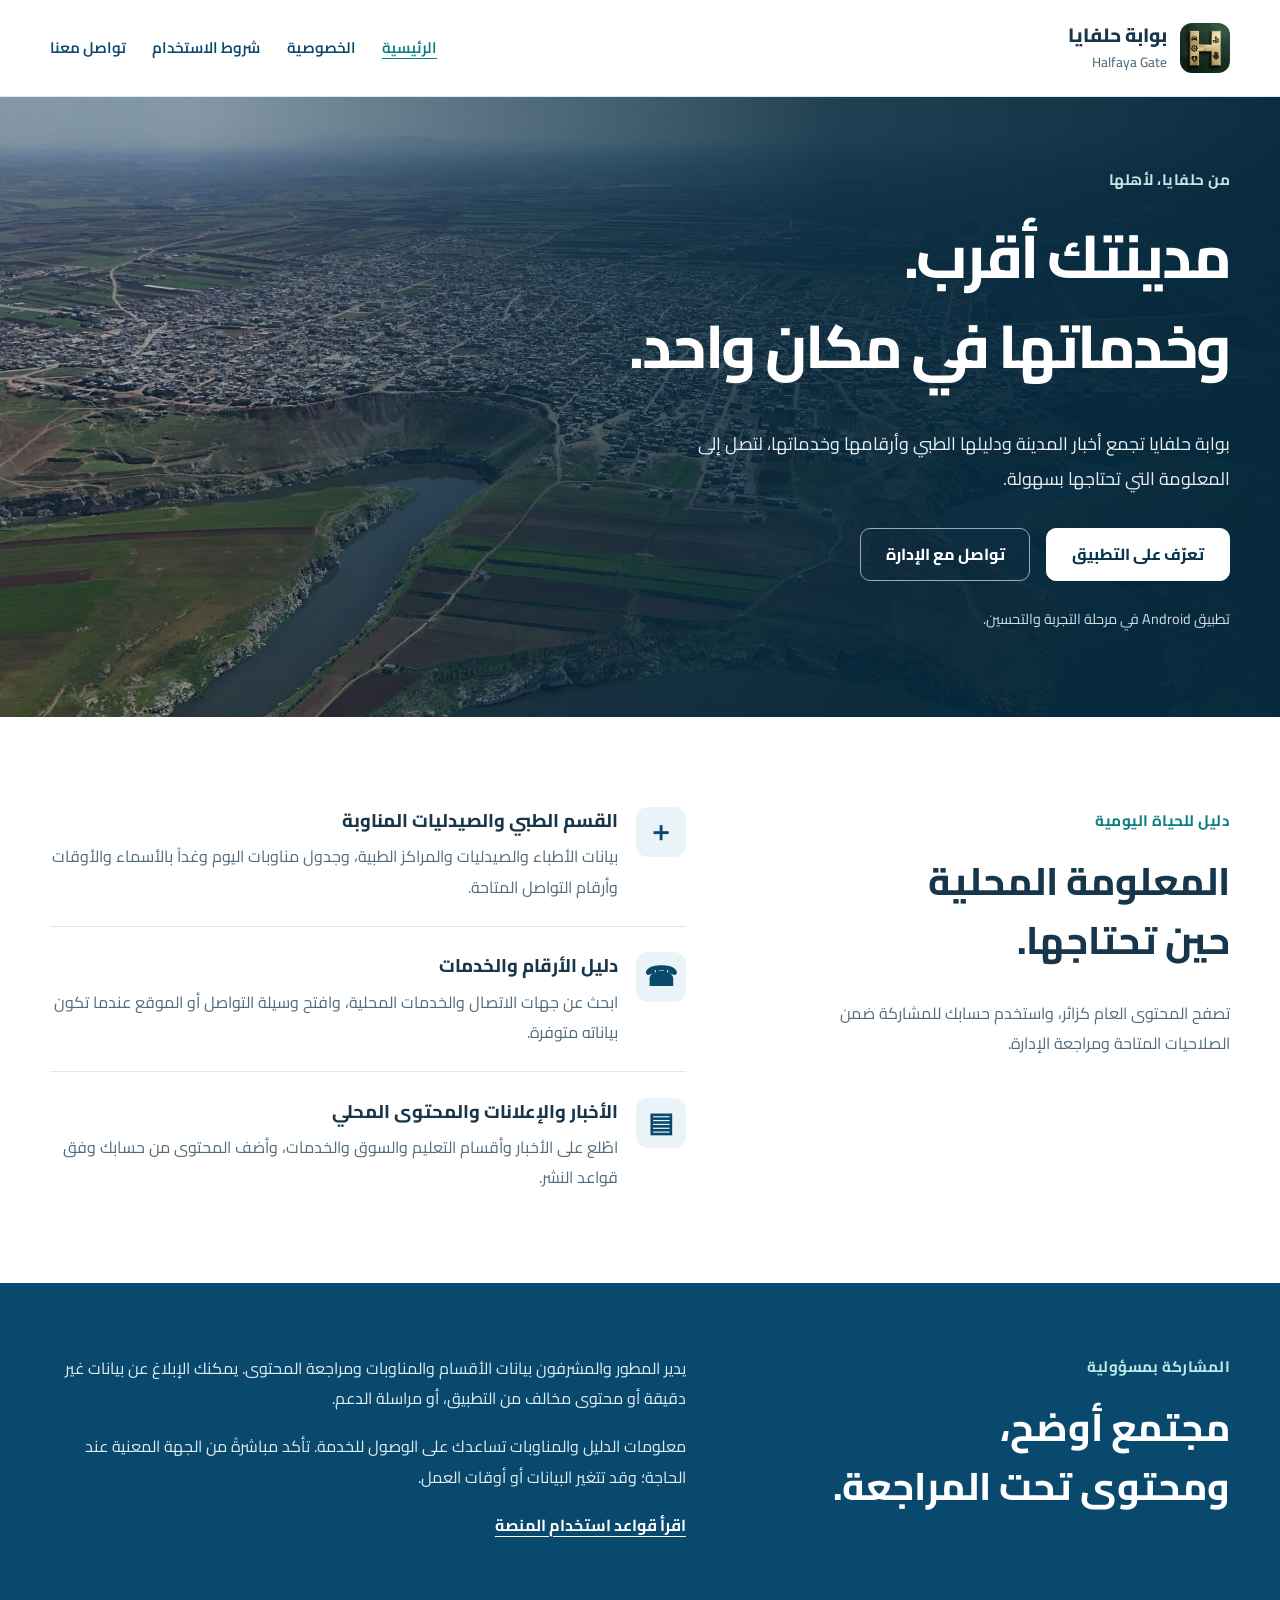
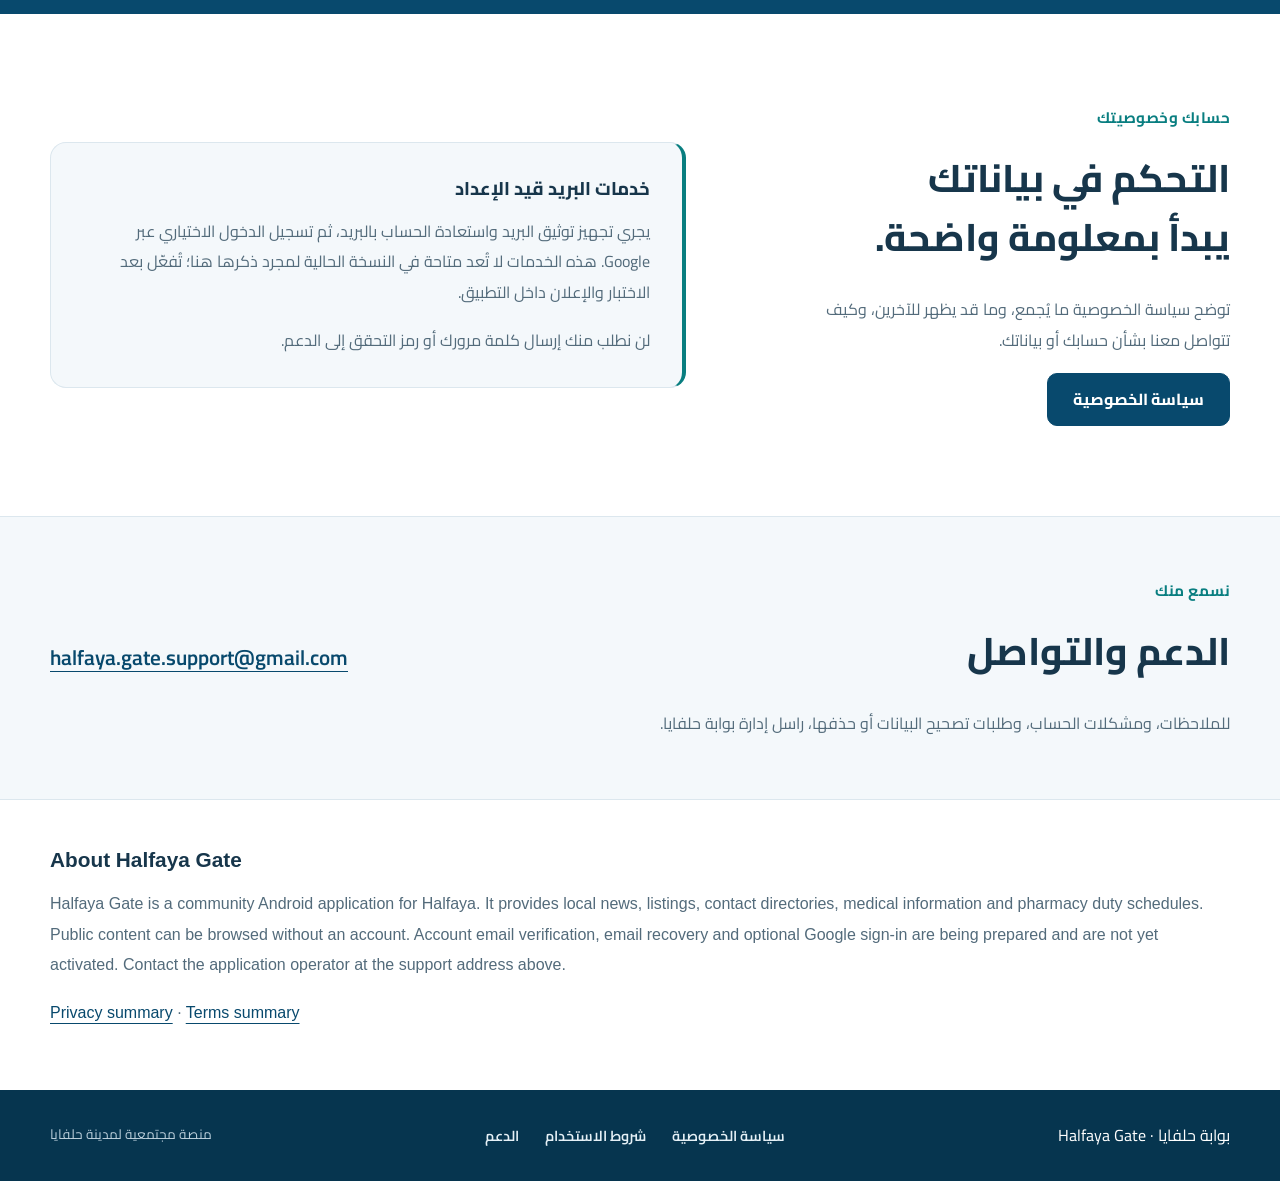
<file: index.html>
<!doctype html>
<html lang="ar" dir="rtl">
<head>
  <meta charset="utf-8">
  <meta name="viewport" content="width=device-width, initial-scale=1">
  <meta name="description" content="بوابة حلفايا — Halfaya Gate: تطبيق مجتمعي يجمع أخبار المدينة ودليل الخدمات والأرقام والصيدليات المناوبة.">
  <meta name="theme-color" content="#08496d">
  <meta name="referrer" content="strict-origin-when-cross-origin">
  <title>بوابة حلفايا | Halfaya Gate</title>
  <link rel="icon" href="assets/owner-logo.jpg" type="image/jpeg">
  <link rel="stylesheet" href="assets/site.css">
</head>
<body>
  <a class="skip-link" href="#main">انتقل إلى المحتوى</a>
  <header class="site-header">
    <div class="wrap header-inner">
      <a class="brand" href="./" aria-label="بوابة حلفايا — الصفحة الرئيسية"><img src="assets/owner-logo.jpg" width="48" height="48" alt=""><span>بوابة حلفايا<small lang="en" dir="ltr">Halfaya Gate</small></span></a>
      <nav aria-label="التنقل الرئيسي"><a href="./" aria-current="page">الرئيسية</a><a href="privacy.html">الخصوصية</a><a href="terms.html">شروط الاستخدام</a><a href="#contact">تواصل معنا</a></nav>
    </div>
  </header>
  <main id="main">
    <section class="hero" aria-labelledby="hero-title">
      <img class="hero-photo" src="assets/city-panorama.jpg" width="2048" height="1152" alt="إطلالة على مدينة حلفايا والأراضي الزراعية ونهر العاصي">
      <div class="hero-shade"></div>
      <div class="wrap hero-content"><span class="eyebrow">من حلفايا، لأهلها</span><h1 id="hero-title">مدينتك أقرب.<br>وخدماتها في مكان واحد.</h1><p>بوابة حلفايا تجمع أخبار المدينة ودليلها الطبي وأرقامها وخدماتها، لتصل إلى المعلومة التي تحتاجها بسهولة.</p><div class="hero-actions"><a class="button" href="#discover">تعرّف على التطبيق</a><a class="button outline" href="#contact">تواصل مع الإدارة</a></div><p class="pilot-note">تطبيق Android في مرحلة التجربة والتحسين.</p></div>
    </section>
    <section class="wrap section intro" id="discover" aria-labelledby="discover-title">
      <div><span class="eyebrow dark">دليل للحياة اليومية</span><h2 id="discover-title">المعلومة المحلية<br>حين تحتاجها.</h2><p>تصفح المحتوى العام كزائر، واستخدم حسابك للمشاركة ضمن الصلاحيات المتاحة ومراجعة الإدارة.</p></div>
      <div class="feature-list">
        <article><span class="feature-mark" aria-hidden="true">＋</span><div><h3>القسم الطبي والصيدليات المناوبة</h3><p>بيانات الأطباء والصيدليات والمراكز الطبية، وجدول مناوبات اليوم وغداً بالأسماء والأوقات وأرقام التواصل المتاحة.</p></div></article>
        <article><span class="feature-mark" aria-hidden="true">☎</span><div><h3>دليل الأرقام والخدمات</h3><p>ابحث عن جهات الاتصال والخدمات المحلية، وافتح وسيلة التواصل أو الموقع عندما تكون بياناته متوفرة.</p></div></article>
        <article><span class="feature-mark" aria-hidden="true">▤</span><div><h3>الأخبار والإعلانات والمحتوى المحلي</h3><p>اطّلع على الأخبار وأقسام التعليم والسوق والخدمات، وأضف المحتوى من حسابك وفق قواعد النشر.</p></div></article>
      </div>
    </section>
    <section class="trust-section" aria-labelledby="trust-title"><div class="wrap trust-grid"><div><span class="eyebrow">المشاركة بمسؤولية</span><h2 id="trust-title">مجتمع أوضح،<br>ومحتوى تحت المراجعة.</h2></div><div><p>يدير المطور والمشرفون بيانات الأقسام والمناوبات ومراجعة المحتوى. يمكنك الإبلاغ عن بيانات غير دقيقة أو محتوى مخالف من التطبيق، أو مراسلة الدعم.</p><p>معلومات الدليل والمناوبات تساعدك على الوصول للخدمة. تأكد مباشرةً من الجهة المعنية عند الحاجة؛ وقد تتغير البيانات أو أوقات العمل.</p><a class="text-link" href="terms.html">اقرأ قواعد استخدام المنصة</a></div></div></section>
    <section class="wrap section account-section" aria-labelledby="account-title"><div><span class="eyebrow dark">حسابك وخصوصيتك</span><h2 id="account-title">التحكم في بياناتك<br>يبدأ بمعلومة واضحة.</h2><p>توضح سياسة الخصوصية ما يُجمع، وما قد يظهر للآخرين، وكيف تتواصل معنا بشأن حسابك أو بياناتك.</p><a class="button secondary" href="privacy.html">سياسة الخصوصية</a></div><aside class="account-note"><h3>خدمات البريد قيد الإعداد</h3><p>يجري تجهيز توثيق البريد واستعادة الحساب بالبريد، ثم تسجيل الدخول الاختياري عبر Google. هذه الخدمات لا تُعد متاحة في النسخة الحالية لمجرد ذكرها هنا؛ تُفعّل بعد الاختبار والإعلان داخل التطبيق.</p><p>لن نطلب منك إرسال كلمة مرورك أو رمز التحقق إلى الدعم.</p></aside></section>
    <section class="contact-section" id="contact" aria-labelledby="contact-title"><div class="wrap contact-inner"><div><span class="eyebrow dark">نسمع منك</span><h2 id="contact-title">الدعم والتواصل</h2><p>للملاحظات، ومشكلات الحساب، وطلبات تصحيح البيانات أو حذفها، راسل إدارة بوابة حلفايا.</p></div><a class="contact-email" href="mailto:halfaya.gate.support@gmail.com" lang="en" dir="ltr">halfaya.gate.support@gmail.com</a></div></section>
    <section class="wrap english-summary" lang="en" dir="ltr" aria-labelledby="english-title"><h2 id="english-title">About Halfaya Gate</h2><p>Halfaya Gate is a community Android application for Halfaya. It provides local news, listings, contact directories, medical information and pharmacy duty schedules. Public content can be browsed without an account. Account email verification, email recovery and optional Google sign-in are being prepared and are not yet activated. Contact the application operator at the support address above.</p><p><a href="privacy.html#english">Privacy summary</a> · <a href="terms.html#english">Terms summary</a></p></section>
  </main>
  <footer class="site-footer"><div class="wrap footer-inner"><span>بوابة حلفايا · Halfaya Gate</span><nav aria-label="روابط الموقع"><a href="privacy.html">سياسة الخصوصية</a><a href="terms.html">شروط الاستخدام</a><a href="mailto:halfaya.gate.support@gmail.com">الدعم</a></nav><span class="footer-note">منصة مجتمعية لمدينة حلفايا</span></div></footer>
</body>
</html>
</file>
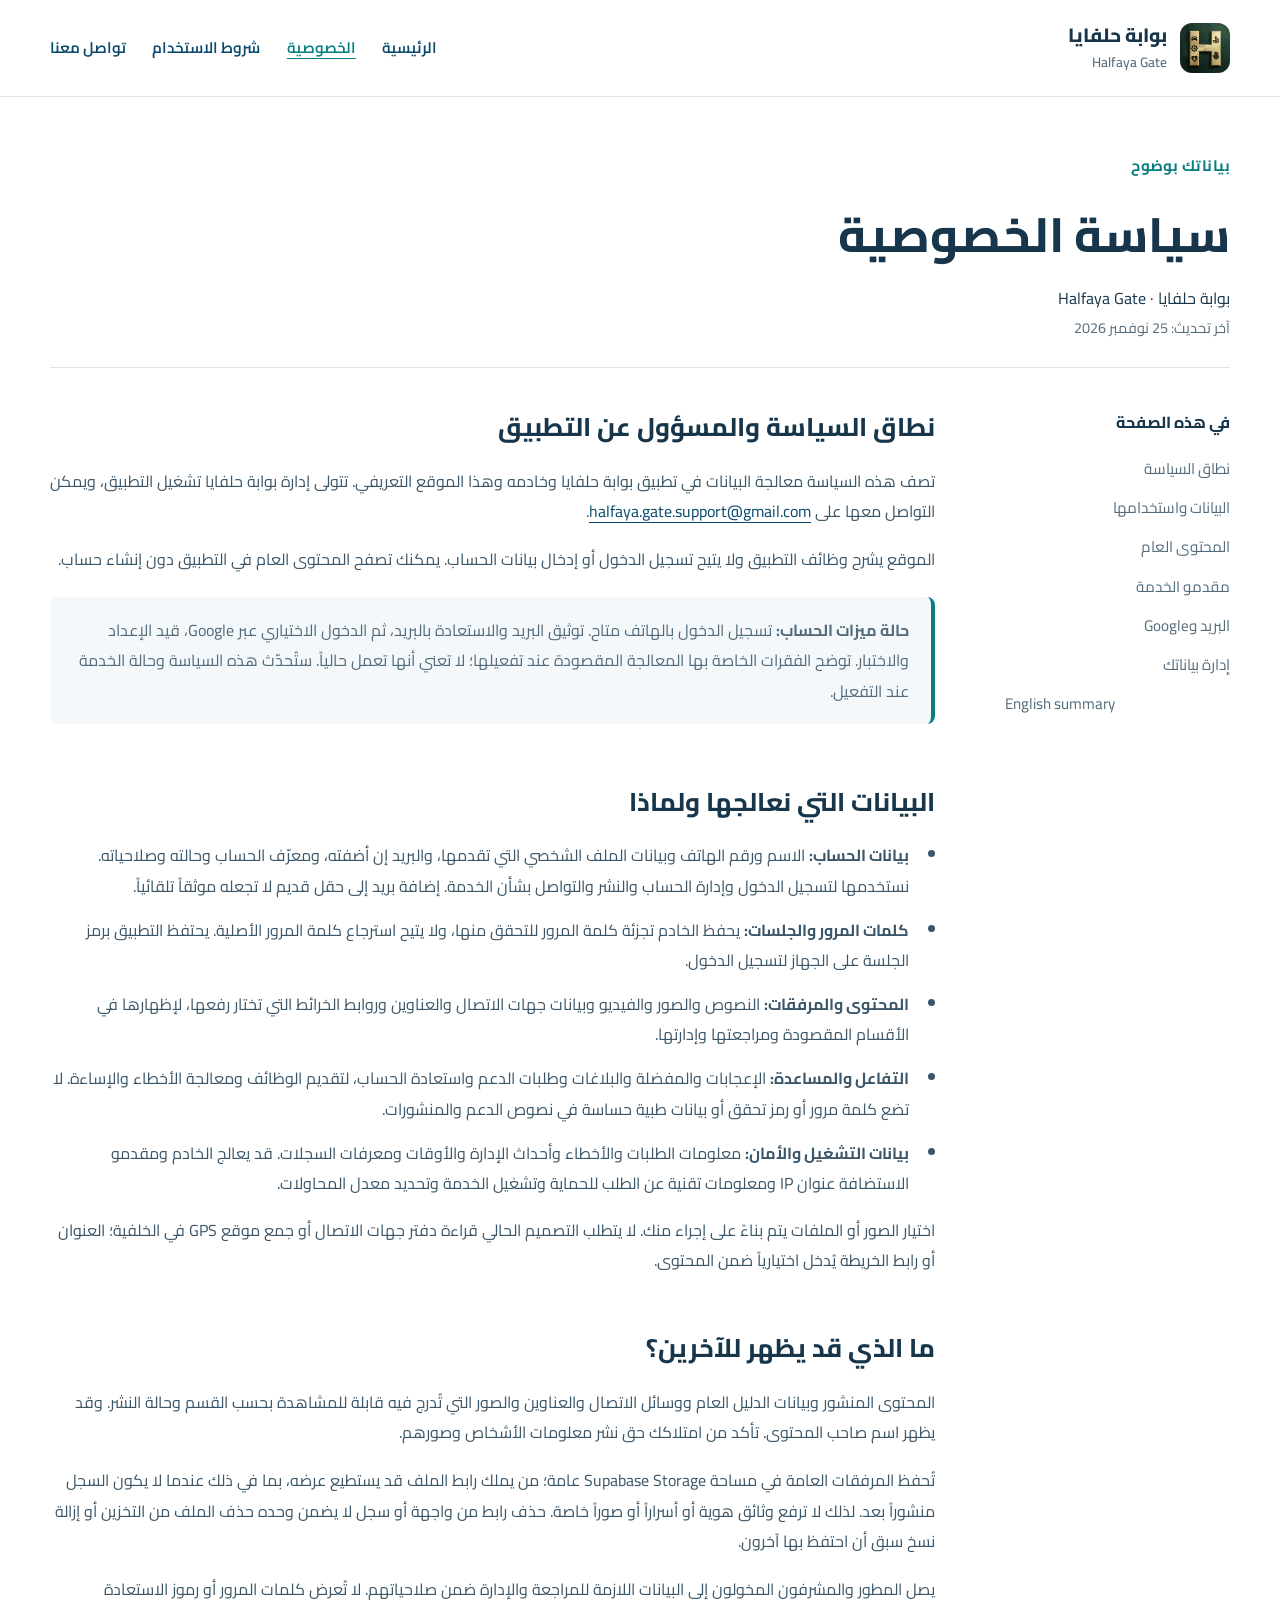
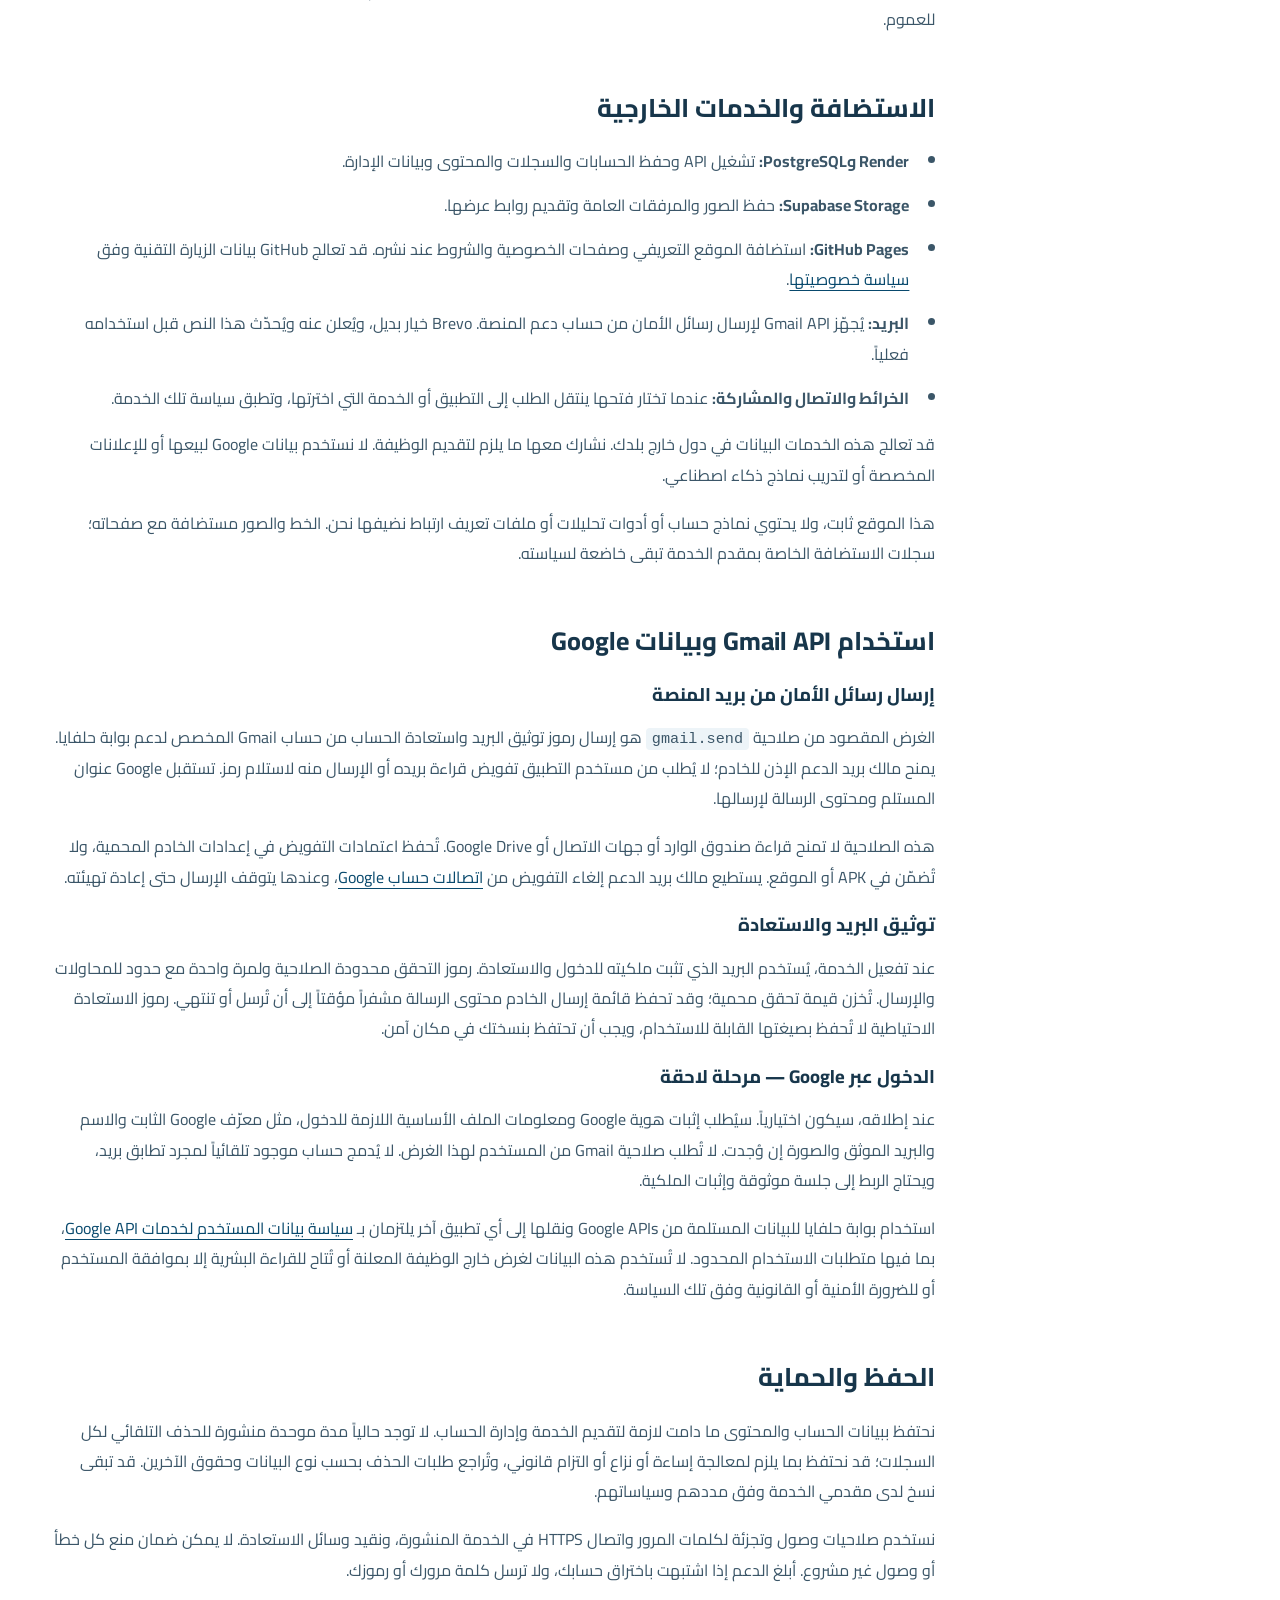
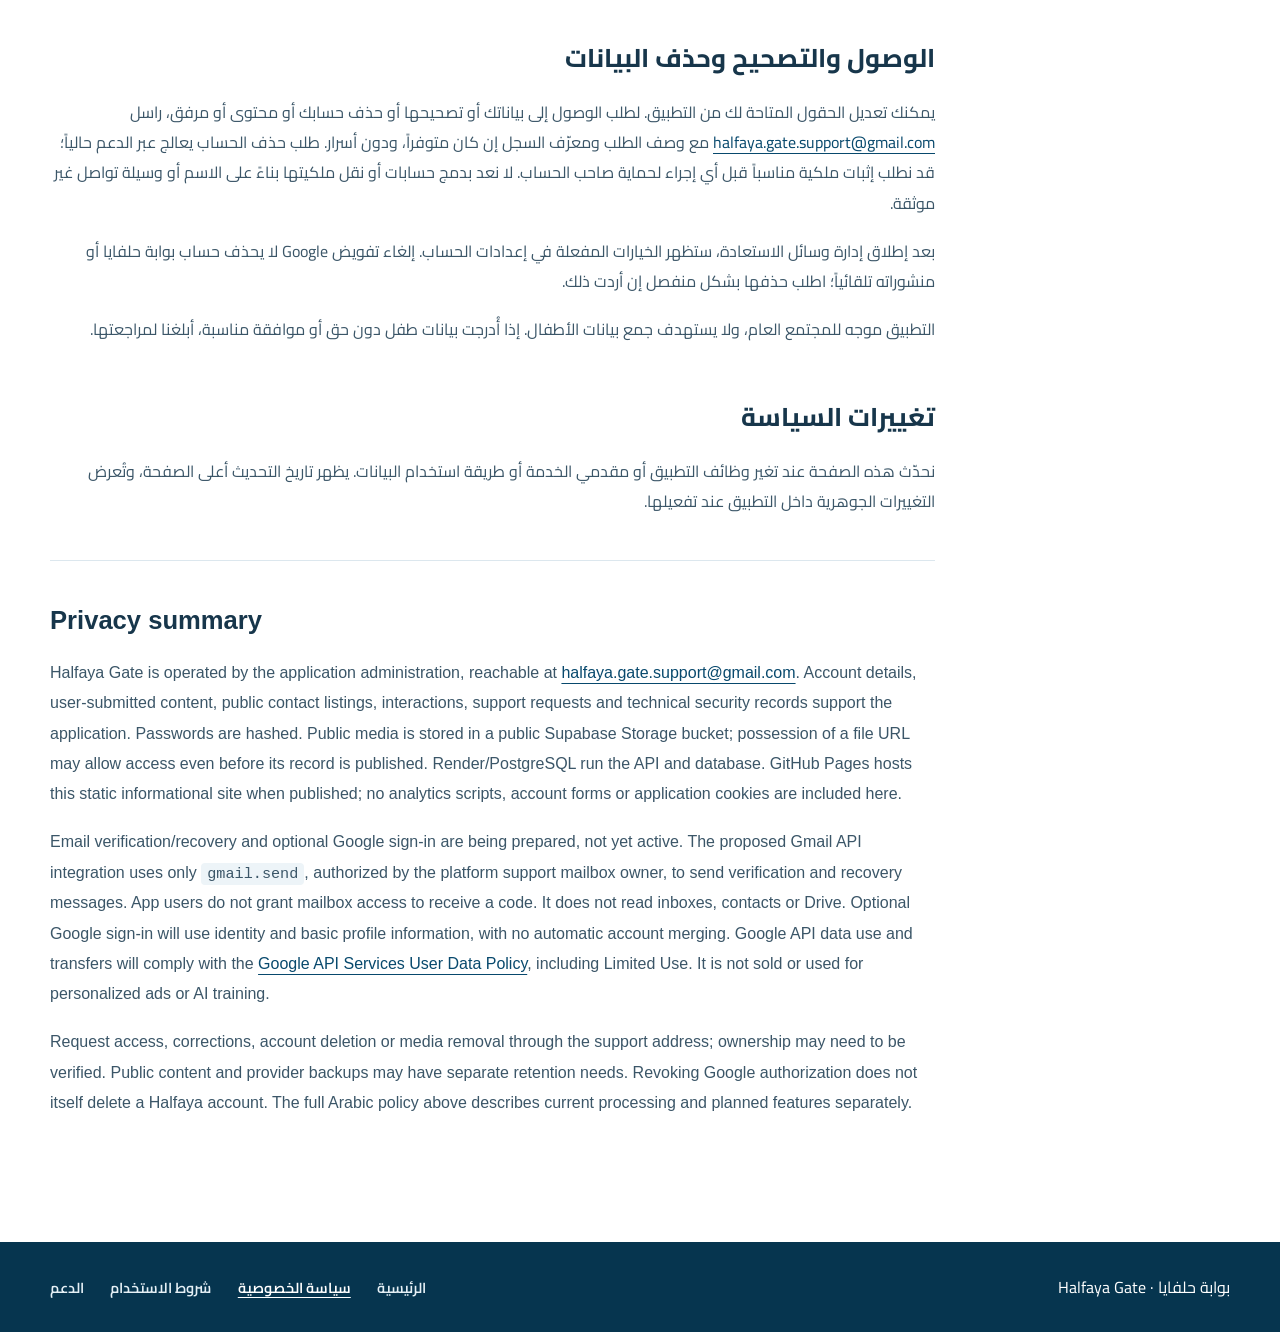
<file: privacy.html>
<!doctype html>
<html lang="ar" dir="rtl">
<head>
  <meta charset="utf-8">
  <meta name="viewport" content="width=device-width, initial-scale=1">
  <meta name="description" content="سياسة خصوصية بوابة حلفايا — البيانات، النشر، الاستضافة، خدمات البريد وGoogle، وطلبات إدارة الحساب.">
  <meta name="theme-color" content="#08496d">
  <meta name="referrer" content="strict-origin-when-cross-origin">
  <title>سياسة الخصوصية | بوابة حلفايا — Halfaya Gate</title>
  <link rel="icon" href="assets/owner-logo.jpg" type="image/jpeg">
  <link rel="stylesheet" href="assets/site.css">
</head>
<body>
  <a class="skip-link" href="#main">انتقل إلى المحتوى</a>
  <header class="site-header"><div class="wrap header-inner"><a class="brand" href="./" aria-label="بوابة حلفايا — الصفحة الرئيسية"><img src="assets/owner-logo.jpg" width="48" height="48" alt=""><span>بوابة حلفايا<small lang="en" dir="ltr">Halfaya Gate</small></span></a><nav aria-label="التنقل الرئيسي"><a href="./">الرئيسية</a><a href="privacy.html" aria-current="page">الخصوصية</a><a href="terms.html">شروط الاستخدام</a><a href="./#contact">تواصل معنا</a></nav></div></header>
  <main id="main" class="wrap legal-layout">
    <header class="legal-heading"><span class="eyebrow dark">بياناتك بوضوح</span><h1>سياسة الخصوصية</h1><p>بوابة حلفايا · Halfaya Gate</p><p class="muted">آخر تحديث: <time datetime="2026-11-25">25 نوفمبر 2026</time></p></header>
    <aside class="legal-toc" aria-label="محتويات السياسة"><h2>في هذه الصفحة</h2><a href="#scope">نطاق السياسة</a><a href="#data">البيانات واستخدامها</a><a href="#public">المحتوى العام</a><a href="#providers">مقدمو الخدمة</a><a href="#google">البريد وGoogle</a><a href="#rights">إدارة بياناتك</a><a href="#english" lang="en" dir="ltr">English summary</a></aside>
    <div class="legal-copy">
      <section id="scope"><h2>نطاق السياسة والمسؤول عن التطبيق</h2><p>تصف هذه السياسة معالجة البيانات في تطبيق بوابة حلفايا وخادمه وهذا الموقع التعريفي. تتولى إدارة بوابة حلفايا تشغيل التطبيق، ويمكن التواصل معها على <a href="mailto:halfaya.gate.support@gmail.com" dir="ltr">halfaya.gate.support@gmail.com</a>.</p><p>الموقع يشرح وظائف التطبيق ولا يتيح تسجيل الدخول أو إدخال بيانات الحساب. يمكنك تصفح المحتوى العام في التطبيق دون إنشاء حساب.</p><div class="notice"><strong>حالة ميزات الحساب:</strong> تسجيل الدخول بالهاتف متاح. توثيق البريد والاستعادة بالبريد، ثم الدخول الاختياري عبر Google، قيد الإعداد والاختبار. توضح الفقرات الخاصة بها المعالجة المقصودة عند تفعيلها؛ لا تعني أنها تعمل حالياً. ستُحدّث هذه السياسة وحالة الخدمة عند التفعيل.</div></section>
      <section id="data"><h2>البيانات التي نعالجها ولماذا</h2><ul><li><strong>بيانات الحساب:</strong> الاسم ورقم الهاتف وبيانات الملف الشخصي التي تقدمها، والبريد إن أضفته، ومعرّف الحساب وحالته وصلاحياته. نستخدمها لتسجيل الدخول وإدارة الحساب والنشر والتواصل بشأن الخدمة. إضافة بريد إلى حقل قديم لا تجعله موثقاً تلقائياً.</li><li><strong>كلمات المرور والجلسات:</strong> يحفظ الخادم تجزئة كلمة المرور للتحقق منها، ولا يتيح استرجاع كلمة المرور الأصلية. يحتفظ التطبيق برمز الجلسة على الجهاز لتسجيل الدخول.</li><li><strong>المحتوى والمرفقات:</strong> النصوص والصور والفيديو وبيانات جهات الاتصال والعناوين وروابط الخرائط التي تختار رفعها، لإظهارها في الأقسام المقصودة ومراجعتها وإدارتها.</li><li><strong>التفاعل والمساعدة:</strong> الإعجابات والمفضلة والبلاغات وطلبات الدعم واستعادة الحساب، لتقديم الوظائف ومعالجة الأخطاء والإساءة. لا تضع كلمة مرور أو رمز تحقق أو بيانات طبية حساسة في نصوص الدعم والمنشورات.</li><li><strong>بيانات التشغيل والأمان:</strong> معلومات الطلبات والأخطاء وأحداث الإدارة والأوقات ومعرفات السجلات. قد يعالج الخادم ومقدمو الاستضافة عنوان IP ومعلومات تقنية عن الطلب للحماية وتشغيل الخدمة وتحديد معدل المحاولات.</li></ul><p>اختيار الصور أو الملفات يتم بناءً على إجراء منك. لا يتطلب التصميم الحالي قراءة دفتر جهات الاتصال أو جمع موقع GPS في الخلفية؛ العنوان أو رابط الخريطة يُدخل اختيارياً ضمن المحتوى.</p></section>
      <section id="public"><h2>ما الذي قد يظهر للآخرين؟</h2><p>المحتوى المنشور وبيانات الدليل العام ووسائل الاتصال والعناوين والصور التي تُدرج فيه قابلة للمشاهدة بحسب القسم وحالة النشر. وقد يظهر اسم صاحب المحتوى. تأكد من امتلاكك حق نشر معلومات الأشخاص وصورهم.</p><p>تُحفظ المرفقات العامة في مساحة Supabase Storage عامة؛ من يملك رابط الملف قد يستطيع عرضه، بما في ذلك عندما لا يكون السجل منشوراً بعد. لذلك لا ترفع وثائق هوية أو أسراراً أو صوراً خاصة. حذف رابط من واجهة أو سجل لا يضمن وحده حذف الملف من التخزين أو إزالة نسخ سبق أن احتفظ بها آخرون.</p><p>يصل المطور والمشرفون المخولون إلى البيانات اللازمة للمراجعة والإدارة ضمن صلاحياتهم. لا تُعرض كلمات المرور أو رموز الاستعادة للعموم.</p></section>
      <section id="providers"><h2>الاستضافة والخدمات الخارجية</h2><ul><li><strong>Render وPostgreSQL:</strong> تشغيل API وحفظ الحسابات والسجلات والمحتوى وبيانات الإدارة.</li><li><strong>Supabase Storage:</strong> حفظ الصور والمرفقات العامة وتقديم روابط عرضها.</li><li><strong>GitHub Pages:</strong> استضافة الموقع التعريفي وصفحات الخصوصية والشروط عند نشره. قد تعالج GitHub بيانات الزيارة التقنية وفق <a href="https://docs.github.com/en/site-policy/privacy-policies/github-general-privacy-statement" rel="noreferrer">سياسة خصوصيتها</a>.</li><li><strong>البريد:</strong> يُجهّز Gmail API لإرسال رسائل الأمان من حساب دعم المنصة. Brevo خيار بديل، ويُعلن عنه ويُحدّث هذا النص قبل استخدامه فعلياً.</li><li><strong>الخرائط والاتصال والمشاركة:</strong> عندما تختار فتحها ينتقل الطلب إلى التطبيق أو الخدمة التي اخترتها، وتطبق سياسة تلك الخدمة.</li></ul><p>قد تعالج هذه الخدمات البيانات في دول خارج بلدك. نشارك معها ما يلزم لتقديم الوظيفة. لا نستخدم بيانات Google لبيعها أو للإعلانات المخصصة أو لتدريب نماذج ذكاء اصطناعي.</p><p>هذا الموقع ثابت، ولا يحتوي نماذج حساب أو أدوات تحليلات أو ملفات تعريف ارتباط نضيفها نحن. الخط والصور مستضافة مع صفحاته؛ سجلات الاستضافة الخاصة بمقدم الخدمة تبقى خاضعة لسياسته.</p></section>
      <section id="google"><h2>استخدام Gmail API وبيانات Google</h2><h3>إرسال رسائل الأمان من بريد المنصة</h3><p>الغرض المقصود من صلاحية <code dir="ltr">gmail.send</code> هو إرسال رموز توثيق البريد واستعادة الحساب من حساب Gmail المخصص لدعم بوابة حلفايا. يمنح مالك بريد الدعم الإذن للخادم؛ لا يُطلب من مستخدم التطبيق تفويض قراءة بريده أو الإرسال منه لاستلام رمز. تستقبل Google عنوان المستلم ومحتوى الرسالة لإرسالها.</p><p>هذه الصلاحية لا تمنح قراءة صندوق الوارد أو جهات الاتصال أو Google Drive. تُحفظ اعتمادات التفويض في إعدادات الخادم المحمية، ولا تُضمّن في APK أو الموقع. يستطيع مالك بريد الدعم إلغاء التفويض من <a href="https://myaccount.google.com/connections" rel="noreferrer">اتصالات حساب Google</a>، وعندها يتوقف الإرسال حتى إعادة تهيئته.</p><h3>توثيق البريد والاستعادة</h3><p>عند تفعيل الخدمة، يُستخدم البريد الذي تثبت ملكيته للدخول والاستعادة. رموز التحقق محدودة الصلاحية ولمرة واحدة مع حدود للمحاولات والإرسال. تُخزن قيمة تحقق محمية؛ وقد تحفظ قائمة إرسال الخادم محتوى الرسالة مشفراً مؤقتاً إلى أن تُرسل أو تنتهي. رموز الاستعادة الاحتياطية لا تُحفظ بصيغتها القابلة للاستخدام، ويجب أن تحتفظ بنسختك في مكان آمن.</p><h3>الدخول عبر Google — مرحلة لاحقة</h3><p>عند إطلاقه، سيكون اختيارياً. سيُطلب إثبات هوية Google ومعلومات الملف الأساسية اللازمة للدخول، مثل معرّف Google الثابت والاسم والبريد الموثق والصورة إن وُجدت. لا تُطلب صلاحية Gmail من المستخدم لهذا الغرض. لا يُدمج حساب موجود تلقائياً لمجرد تطابق بريد، ويحتاج الربط إلى جلسة موثوقة وإثبات الملكية.</p><p>استخدام بوابة حلفايا للبيانات المستلمة من Google APIs ونقلها إلى أي تطبيق آخر يلتزمان بـ <a href="https://developers.google.com/terms/api-services-user-data-policy" rel="noreferrer">سياسة بيانات المستخدم لخدمات Google API</a>، بما فيها متطلبات الاستخدام المحدود. لا تُستخدم هذه البيانات لغرض خارج الوظيفة المعلنة أو تُتاح للقراءة البشرية إلا بموافقة المستخدم أو للضرورة الأمنية أو القانونية وفق تلك السياسة.</p></section>
      <section id="retention"><h2>الحفظ والحماية</h2><p>نحتفظ ببيانات الحساب والمحتوى ما دامت لازمة لتقديم الخدمة وإدارة الحساب. لا توجد حالياً مدة موحدة منشورة للحذف التلقائي لكل السجلات؛ قد نحتفظ بما يلزم لمعالجة إساءة أو نزاع أو التزام قانوني، وتُراجع طلبات الحذف بحسب نوع البيانات وحقوق الآخرين. قد تبقى نسخ لدى مقدمي الخدمة وفق مددهم وسياساتهم.</p><p>نستخدم صلاحيات وصول وتجزئة لكلمات المرور واتصال HTTPS في الخدمة المنشورة، ونقيد وسائل الاستعادة. لا يمكن ضمان منع كل خطأ أو وصول غير مشروع. أبلغ الدعم إذا اشتبهت باختراق حسابك، ولا ترسل كلمة مرورك أو رموزك.</p></section>
      <section id="rights"><h2>الوصول والتصحيح وحذف البيانات</h2><p>يمكنك تعديل الحقول المتاحة لك من التطبيق. لطلب الوصول إلى بياناتك أو تصحيحها أو حذف حسابك أو محتوى أو مرفق، راسل <a href="mailto:halfaya.gate.support@gmail.com" dir="ltr">halfaya.gate.support@gmail.com</a> مع وصف الطلب ومعرّف السجل إن كان متوفراً، ودون أسرار. طلب حذف الحساب يعالج عبر الدعم حالياً؛ قد نطلب إثبات ملكية مناسباً قبل أي إجراء لحماية صاحب الحساب. لا نعد بدمج حسابات أو نقل ملكيتها بناءً على الاسم أو وسيلة تواصل غير موثقة.</p><p>بعد إطلاق إدارة وسائل الاستعادة، ستظهر الخيارات المفعلة في إعدادات الحساب. إلغاء تفويض Google لا يحذف حساب بوابة حلفايا أو منشوراته تلقائياً؛ اطلب حذفها بشكل منفصل إن أردت ذلك.</p><p>التطبيق موجه للمجتمع العام، ولا يستهدف جمع بيانات الأطفال. إذا أُدرجت بيانات طفل دون حق أو موافقة مناسبة، أبلغنا لمراجعتها.</p></section>
      <section id="changes"><h2>تغييرات السياسة</h2><p>نحدّث هذه الصفحة عند تغير وظائف التطبيق أو مقدمي الخدمة أو طريقة استخدام البيانات. يظهر تاريخ التحديث أعلى الصفحة، وتُعرض التغييرات الجوهرية داخل التطبيق عند تفعيلها.</p></section>
      <section id="english" lang="en" dir="ltr" class="english-summary"><h2>Privacy summary</h2><p>Halfaya Gate is operated by the application administration, reachable at <a href="mailto:halfaya.gate.support@gmail.com">halfaya.gate.support@gmail.com</a>. Account details, user-submitted content, public contact listings, interactions, support requests and technical security records support the application. Passwords are hashed. Public media is stored in a public Supabase Storage bucket; possession of a file URL may allow access even before its record is published. Render/PostgreSQL run the API and database. GitHub Pages hosts this static informational site when published; no analytics scripts, account forms or application cookies are included here.</p><p>Email verification/recovery and optional Google sign-in are being prepared, not yet active. The proposed Gmail API integration uses only <code>gmail.send</code>, authorized by the platform support mailbox owner, to send verification and recovery messages. App users do not grant mailbox access to receive a code. It does not read inboxes, contacts or Drive. Optional Google sign-in will use identity and basic profile information, with no automatic account merging. Google API data use and transfers will comply with the <a href="https://developers.google.com/terms/api-services-user-data-policy" rel="noreferrer">Google API Services User Data Policy</a>, including Limited Use. It is not sold or used for personalized ads or AI training.</p><p>Request access, corrections, account deletion or media removal through the support address; ownership may need to be verified. Public content and provider backups may have separate retention needs. Revoking Google authorization does not itself delete a Halfaya account. The full Arabic policy above describes current processing and planned features separately.</p></section>
    </div>
  </main>
  <footer class="site-footer"><div class="wrap footer-inner"><span>بوابة حلفايا · Halfaya Gate</span><nav aria-label="روابط الموقع"><a href="./">الرئيسية</a><a href="privacy.html" aria-current="page">سياسة الخصوصية</a><a href="terms.html">شروط الاستخدام</a><a href="mailto:halfaya.gate.support@gmail.com">الدعم</a></nav></div></footer>
</body>
</html>
</file>
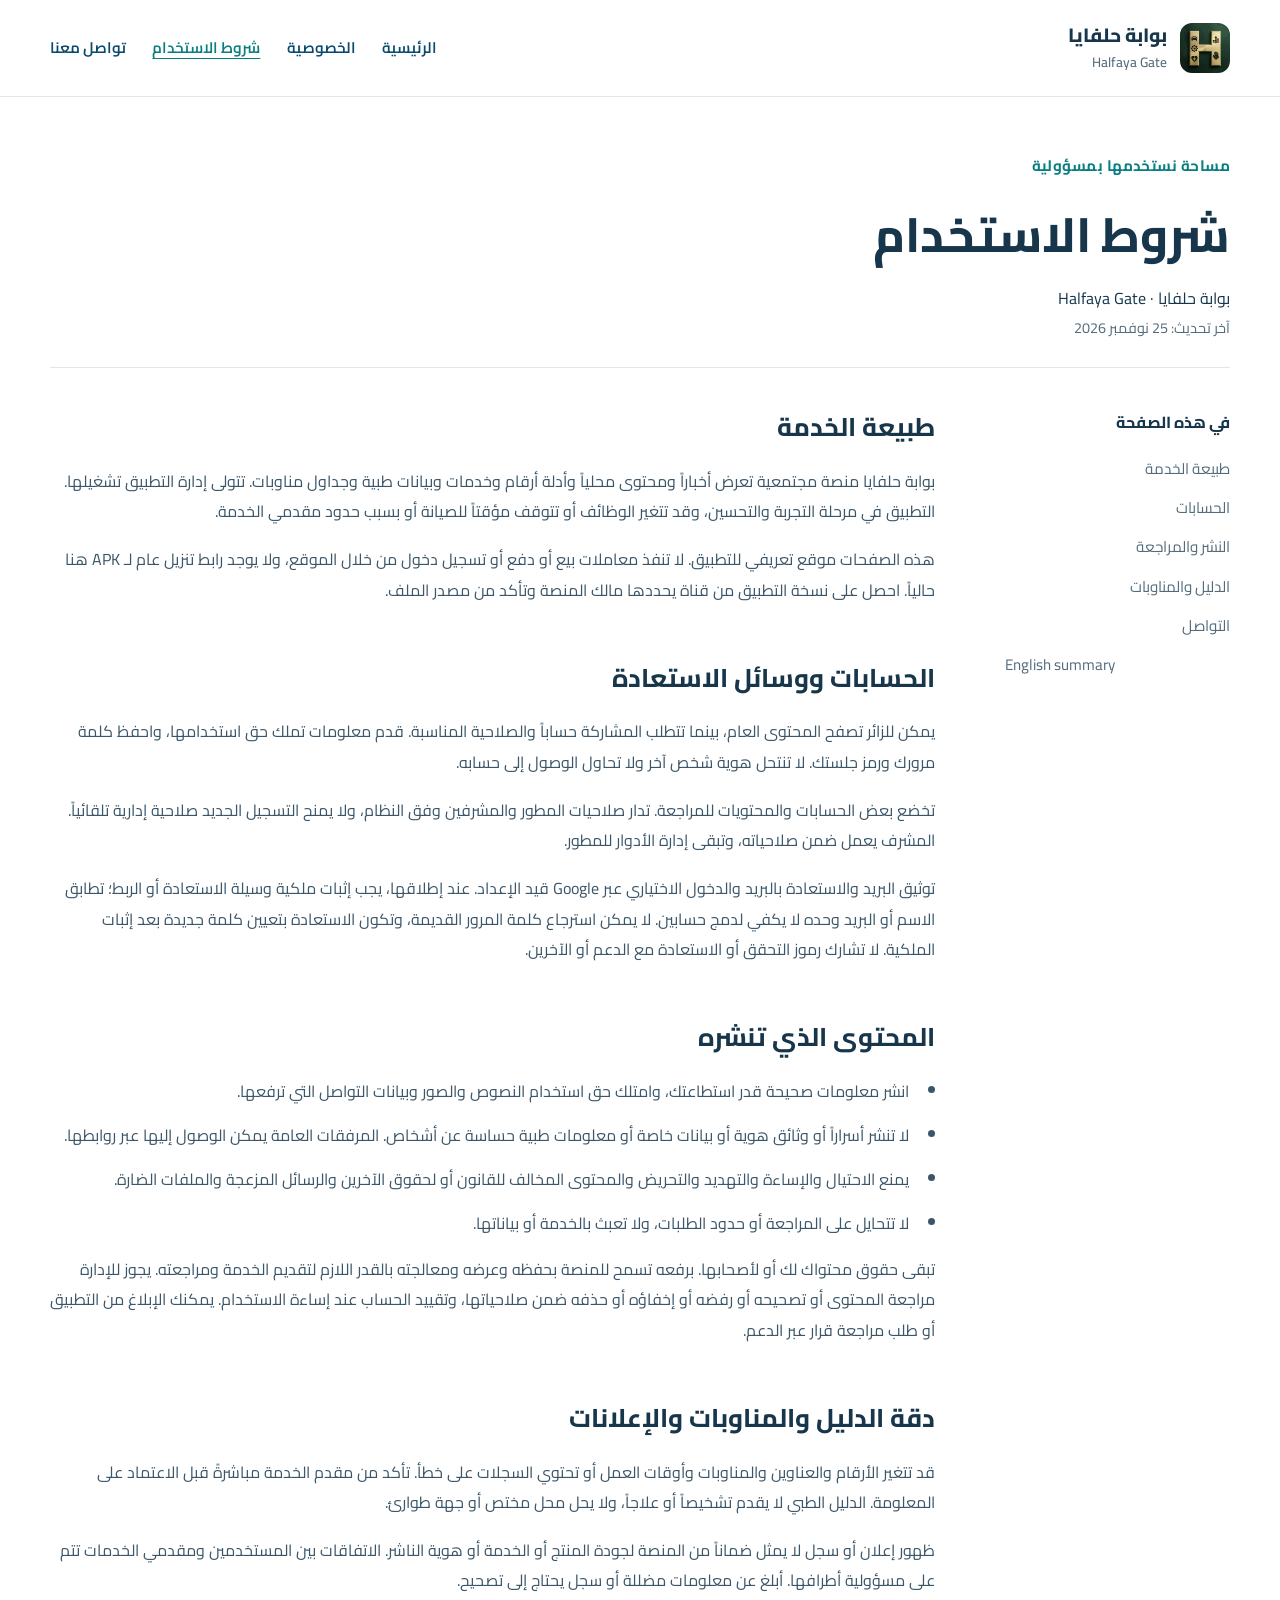
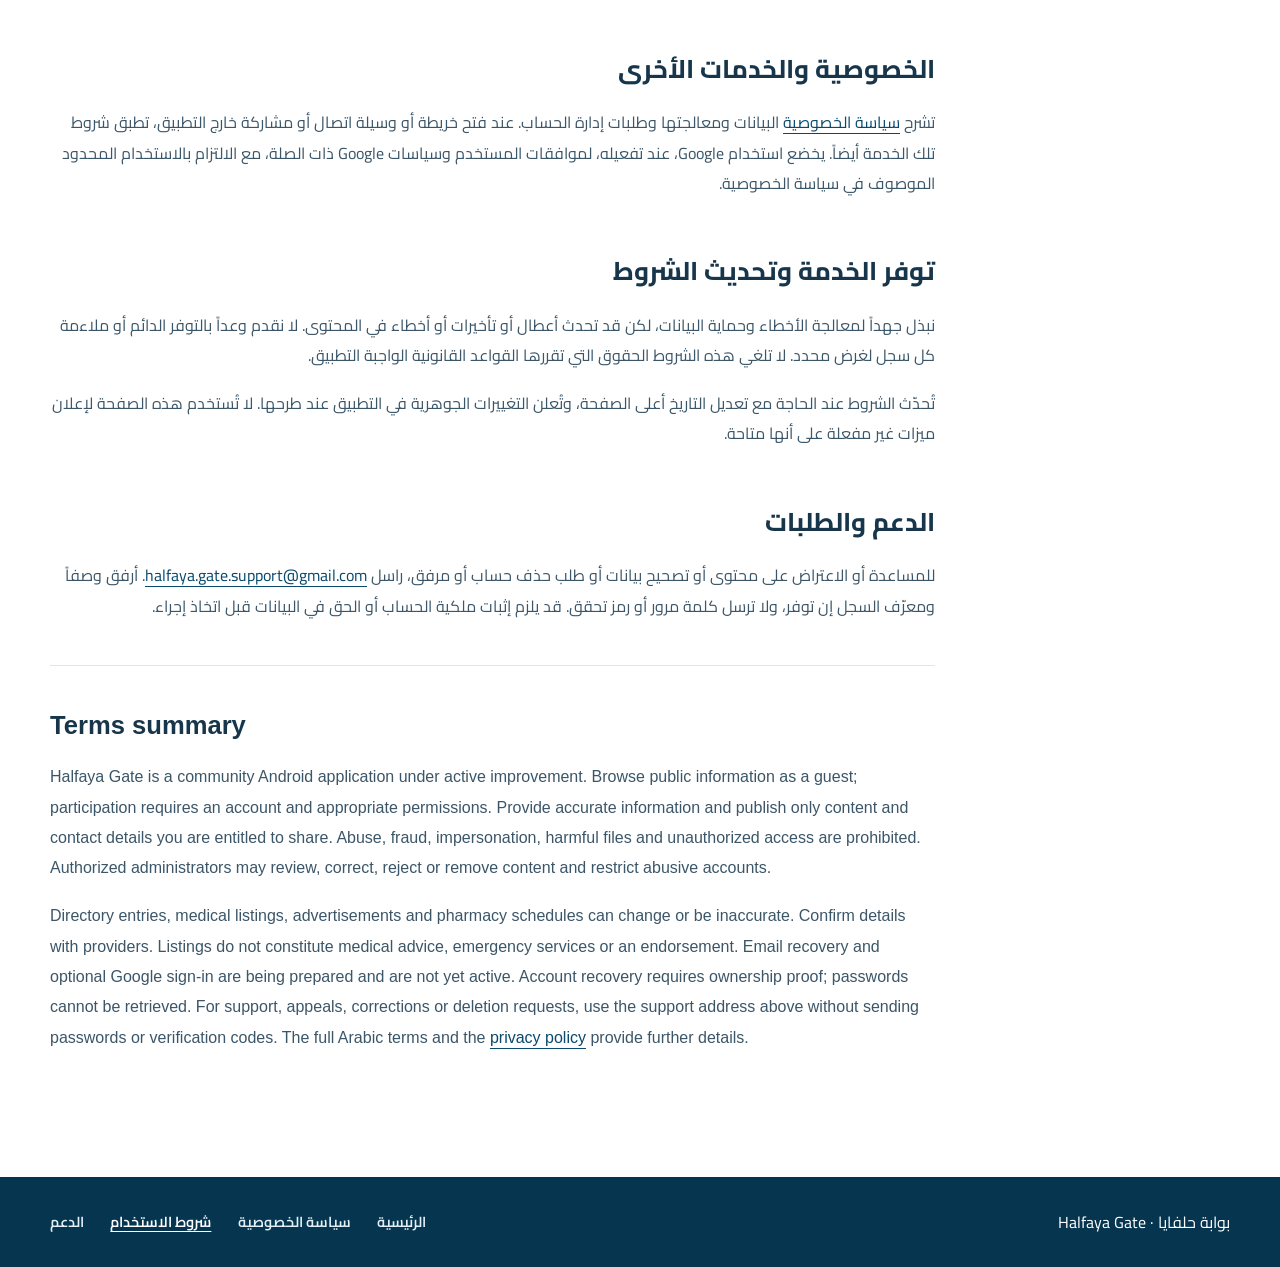
<file: terms.html>
<!doctype html>
<html lang="ar" dir="rtl">
<head>
  <meta charset="utf-8">
  <meta name="viewport" content="width=device-width, initial-scale=1">
  <meta name="description" content="شروط استخدام بوابة حلفايا — الحسابات، قواعد المحتوى، المراجعة، الدليل والمناوبات والتواصل مع الدعم.">
  <meta name="theme-color" content="#08496d">
  <meta name="referrer" content="strict-origin-when-cross-origin">
  <title>شروط الاستخدام | بوابة حلفايا — Halfaya Gate</title>
  <link rel="icon" href="assets/owner-logo.jpg" type="image/jpeg">
  <link rel="stylesheet" href="assets/site.css">
</head>
<body>
  <a class="skip-link" href="#main">انتقل إلى المحتوى</a>
  <header class="site-header"><div class="wrap header-inner"><a class="brand" href="./" aria-label="بوابة حلفايا — الصفحة الرئيسية"><img src="assets/owner-logo.jpg" width="48" height="48" alt=""><span>بوابة حلفايا<small lang="en" dir="ltr">Halfaya Gate</small></span></a><nav aria-label="التنقل الرئيسي"><a href="./">الرئيسية</a><a href="privacy.html">الخصوصية</a><a href="terms.html" aria-current="page">شروط الاستخدام</a><a href="./#contact">تواصل معنا</a></nav></div></header>
  <main id="main" class="wrap legal-layout">
    <header class="legal-heading"><span class="eyebrow dark">مساحة نستخدمها بمسؤولية</span><h1>شروط الاستخدام</h1><p>بوابة حلفايا · Halfaya Gate</p><p class="muted">آخر تحديث: <time datetime="2026-11-25">25 نوفمبر 2026</time></p></header>
    <aside class="legal-toc" aria-label="محتويات الشروط"><h2>في هذه الصفحة</h2><a href="#service">طبيعة الخدمة</a><a href="#accounts">الحسابات</a><a href="#content">النشر والمراجعة</a><a href="#accuracy">الدليل والمناوبات</a><a href="#contact">التواصل</a><a href="#english" lang="en" dir="ltr">English summary</a></aside>
    <div class="legal-copy">
      <section id="service"><h2>طبيعة الخدمة</h2><p>بوابة حلفايا منصة مجتمعية تعرض أخباراً ومحتوى محلياً وأدلة أرقام وخدمات وبيانات طبية وجداول مناوبات. تتولى إدارة التطبيق تشغيلها. التطبيق في مرحلة التجربة والتحسين، وقد تتغير الوظائف أو تتوقف مؤقتاً للصيانة أو بسبب حدود مقدمي الخدمة.</p><p>هذه الصفحات موقع تعريفي للتطبيق. لا تنفذ معاملات بيع أو دفع أو تسجيل دخول من خلال الموقع، ولا يوجد رابط تنزيل عام لـ APK هنا حالياً. احصل على نسخة التطبيق من قناة يحددها مالك المنصة وتأكد من مصدر الملف.</p></section>
      <section id="accounts"><h2>الحسابات ووسائل الاستعادة</h2><p>يمكن للزائر تصفح المحتوى العام، بينما تتطلب المشاركة حساباً والصلاحية المناسبة. قدم معلومات تملك حق استخدامها، واحفظ كلمة مرورك ورمز جلستك. لا تنتحل هوية شخص آخر ولا تحاول الوصول إلى حسابه.</p><p>تخضع بعض الحسابات والمحتويات للمراجعة. تدار صلاحيات المطور والمشرفين وفق النظام، ولا يمنح التسجيل الجديد صلاحية إدارية تلقائياً. المشرف يعمل ضمن صلاحياته، وتبقى إدارة الأدوار للمطور.</p><p>توثيق البريد والاستعادة بالبريد والدخول الاختياري عبر Google قيد الإعداد. عند إطلاقها، يجب إثبات ملكية وسيلة الاستعادة أو الربط؛ تطابق الاسم أو البريد وحده لا يكفي لدمج حسابين. لا يمكن استرجاع كلمة المرور القديمة، وتكون الاستعادة بتعيين كلمة جديدة بعد إثبات الملكية. لا تشارك رموز التحقق أو الاستعادة مع الدعم أو الآخرين.</p></section>
      <section id="content"><h2>المحتوى الذي تنشره</h2><ul><li>انشر معلومات صحيحة قدر استطاعتك، وامتلك حق استخدام النصوص والصور وبيانات التواصل التي ترفعها.</li><li>لا تنشر أسراراً أو وثائق هوية أو بيانات خاصة أو معلومات طبية حساسة عن أشخاص. المرفقات العامة يمكن الوصول إليها عبر روابطها.</li><li>يمنع الاحتيال والإساءة والتهديد والتحريض والمحتوى المخالف للقانون أو لحقوق الآخرين والرسائل المزعجة والملفات الضارة.</li><li>لا تتحايل على المراجعة أو حدود الطلبات، ولا تعبث بالخدمة أو بياناتها.</li></ul><p>تبقى حقوق محتواك لك أو لأصحابها. برفعه تسمح للمنصة بحفظه وعرضه ومعالجته بالقدر اللازم لتقديم الخدمة ومراجعته. يجوز للإدارة مراجعة المحتوى أو تصحيحه أو رفضه أو إخفاؤه أو حذفه ضمن صلاحياتها، وتقييد الحساب عند إساءة الاستخدام. يمكنك الإبلاغ من التطبيق أو طلب مراجعة قرار عبر الدعم.</p></section>
      <section id="accuracy"><h2>دقة الدليل والمناوبات والإعلانات</h2><p>قد تتغير الأرقام والعناوين والمناوبات وأوقات العمل أو تحتوي السجلات على خطأ. تأكد من مقدم الخدمة مباشرةً قبل الاعتماد على المعلومة. الدليل الطبي لا يقدم تشخيصاً أو علاجاً، ولا يحل محل مختص أو جهة طوارئ.</p><p>ظهور إعلان أو سجل لا يمثل ضماناً من المنصة لجودة المنتج أو الخدمة أو هوية الناشر. الاتفاقات بين المستخدمين ومقدمي الخدمات تتم على مسؤولية أطرافها. أبلغ عن معلومات مضللة أو سجل يحتاج إلى تصحيح.</p></section>
      <section id="privacy"><h2>الخصوصية والخدمات الأخرى</h2><p>تشرح <a href="privacy.html">سياسة الخصوصية</a> البيانات ومعالجتها وطلبات إدارة الحساب. عند فتح خريطة أو وسيلة اتصال أو مشاركة خارج التطبيق، تطبق شروط تلك الخدمة أيضاً. يخضع استخدام Google، عند تفعيله، لموافقات المستخدم وسياسات Google ذات الصلة، مع الالتزام بالاستخدام المحدود الموصوف في سياسة الخصوصية.</p></section>
      <section id="availability"><h2>توفر الخدمة وتحديث الشروط</h2><p>نبذل جهداً لمعالجة الأخطاء وحماية البيانات، لكن قد تحدث أعطال أو تأخيرات أو أخطاء في المحتوى. لا نقدم وعداً بالتوفر الدائم أو ملاءمة كل سجل لغرض محدد. لا تلغي هذه الشروط الحقوق التي تقررها القواعد القانونية الواجبة التطبيق.</p><p>تُحدّث الشروط عند الحاجة مع تعديل التاريخ أعلى الصفحة، وتُعلن التغييرات الجوهرية في التطبيق عند طرحها. لا تُستخدم هذه الصفحة لإعلان ميزات غير مفعلة على أنها متاحة.</p></section>
      <section id="contact"><h2>الدعم والطلبات</h2><p>للمساعدة أو الاعتراض على محتوى أو تصحيح بيانات أو طلب حذف حساب أو مرفق، راسل <a href="mailto:halfaya.gate.support@gmail.com" dir="ltr">halfaya.gate.support@gmail.com</a>. أرفق وصفاً ومعرّف السجل إن توفر، ولا ترسل كلمة مرور أو رمز تحقق. قد يلزم إثبات ملكية الحساب أو الحق في البيانات قبل اتخاذ إجراء.</p></section>
      <section id="english" lang="en" dir="ltr" class="english-summary"><h2>Terms summary</h2><p>Halfaya Gate is a community Android application under active improvement. Browse public information as a guest; participation requires an account and appropriate permissions. Provide accurate information and publish only content and contact details you are entitled to share. Abuse, fraud, impersonation, harmful files and unauthorized access are prohibited. Authorized administrators may review, correct, reject or remove content and restrict abusive accounts.</p><p>Directory entries, medical listings, advertisements and pharmacy schedules can change or be inaccurate. Confirm details with providers. Listings do not constitute medical advice, emergency services or an endorsement. Email recovery and optional Google sign-in are being prepared and are not yet active. Account recovery requires ownership proof; passwords cannot be retrieved. For support, appeals, corrections or deletion requests, use the support address above without sending passwords or verification codes. The full Arabic terms and the <a href="privacy.html">privacy policy</a> provide further details.</p></section>
    </div>
  </main>
  <footer class="site-footer"><div class="wrap footer-inner"><span>بوابة حلفايا · Halfaya Gate</span><nav aria-label="روابط الموقع"><a href="./">الرئيسية</a><a href="privacy.html">سياسة الخصوصية</a><a href="terms.html" aria-current="page">شروط الاستخدام</a><a href="mailto:halfaya.gate.support@gmail.com">الدعم</a></nav></div></footer>
</body>
</html>
</file>
<file: assets/site.css>
@font-face{font-family:Cairo;src:url('./Cairo-Variable.ttf') format('truetype');font-weight:200 1000;font-style:normal;font-display:swap}
:root{--ink:#17364b;--muted:#536b7b;--blue:#08496d;--blue-deep:#06354f;--teal:#097e80;--line:#dce7ee;--wash:#f4f8fb;--gold:#d8bb75;--white:#fff;font-family:Cairo,Tahoma,Arial,sans-serif;color:var(--ink);background:var(--white);font-size:16px;line-height:1.9;color-scheme:light}
*{box-sizing:border-box}body{margin:0}img{display:block;max-width:100%}a{color:var(--blue);text-underline-offset:.3em;text-decoration-thickness:1px}a:hover{text-decoration:underline}a:focus-visible{outline:3px solid var(--teal);outline-offset:5px;border-radius:3px}p{margin:0 0 1.1em}h1,h2,h3{line-height:1.55;margin:0 0 .7em;font-weight:750}h2{font-size:clamp(1.65rem,3vw,2.45rem)}h3{font-size:1.15rem}.wrap{width:min(1180px,calc(100% - 64px));margin-inline:auto}.skip-link{position:fixed;z-index:9;top:-120px;right:1rem;background:white;padding:.75rem 1.25rem;color:var(--blue)}.skip-link:focus{top:.5rem}.site-header{background:var(--white);border-bottom:1px solid var(--line)}.header-inner{min-height:96px;display:flex;align-items:center;justify-content:space-between;gap:2rem}.brand{display:flex;align-items:center;gap:.8rem;color:var(--ink);text-decoration:none;font-weight:800;font-size:1.2rem;line-height:1.5;white-space:nowrap}.brand img{height:50px;width:50px;object-fit:cover;border-radius:12px}.brand small{display:block;font:500 .85rem Cairo,Tahoma,sans-serif;color:var(--muted);text-align:right}nav{display:flex;flex-wrap:wrap;gap:.5rem 1.65rem;align-items:center}nav a{text-decoration:none;font-size:.95rem;font-weight:650}nav a[aria-current=page]{color:var(--teal);text-decoration:underline}.hero{position:relative;min-height:620px;background:var(--blue-deep);isolation:isolate;color:white;display:flex;align-items:center;overflow:hidden}.hero-photo{position:absolute;inset:0;width:100%;height:100%;object-fit:cover;z-index:-2}.hero-shade{position:absolute;inset:0;z-index:-1;background:linear-gradient(270deg,rgba(4,40,60,.97) 0%,rgba(4,40,60,.85) 35%,rgba(4,40,60,.25) 85%)}.hero-content{padding-block:66px}.eyebrow{display:block;font-size:.95rem;letter-spacing:.03em;font-weight:700;color:#bfe9e8;margin-bottom:1rem}.eyebrow.dark{color:var(--teal)}.hero h1{font-size:clamp(2.4rem,4.7vw,4rem);line-height:1.5;letter-spacing:-.04em;max-width:720px;margin-bottom:.6em}.hero-content>p{max-width:580px;font-size:1.12rem;color:#e7f0f5}.hero-actions{display:flex;gap:1rem;flex-wrap:wrap;margin-top:2rem}.button{display:inline-flex;justify-content:center;align-items:center;min-height:50px;padding:.65rem 1.55rem;border-radius:10px;background:white;border:1px solid white;color:var(--blue-deep);font-weight:750;text-decoration:none;transition:background .15s}.button:hover{background:#e9f5fa;text-decoration:none}.button.outline{background:transparent;color:white;border-color:#92adbc}.button.outline:hover{background:#ffffff14}.button.secondary{background:var(--blue);border-color:var(--blue);color:white}.button.secondary:hover{background:var(--blue-deep)}.hero-content .pilot-note{font-size:.9rem;margin-top:1.5rem;color:#cedfe8}.section{padding-block:90px}.intro{display:grid;grid-template-columns:1fr 1.4fr;gap:90px}.intro>div>p,.account-section>div>p{color:var(--muted);max-width:430px}.feature-list article{display:flex;gap:1.1rem;padding:0 0 1.5rem;margin-bottom:1.6rem;border-bottom:1px solid var(--line)}.feature-list article:last-child{margin:0;padding:0;border:0}.feature-list h3{margin-bottom:.35rem}.feature-list p{color:var(--muted);margin:0}.feature-mark{flex:none;display:flex;align-items:center;justify-content:center;background:#eaf4f8;color:var(--blue);width:50px;height:50px;border-radius:12px;font:600 1.7rem Arial,sans-serif}.trust-section{background:var(--blue);color:white;padding-block:70px}.trust-grid{display:grid;grid-template-columns:1fr 1.4fr;gap:90px}.trust-grid p{color:#e0edf3}.trust-grid .text-link{color:white;font-weight:700}.account-section{display:grid;grid-template-columns:1fr 1.4fr;gap:90px;align-items:center}.account-note{background:var(--wash);border:1px solid var(--line);border-inline-start:4px solid var(--teal);border-radius:16px;padding:32px}.account-note p{color:var(--muted)}.account-note p:last-child{margin:0}.contact-section{background:var(--wash);border-block:1px solid var(--line);padding-block:60px}.contact-inner{display:flex;gap:2rem;justify-content:space-between;align-items:center}.contact-inner p{max-width:580px;color:var(--muted);margin:0}.contact-email{font-size:clamp(1rem,2vw,1.3rem);font-weight:650;overflow-wrap:anywhere}.english-summary{padding-block:44px;font:400 1rem/1.9 Arial,sans-serif;color:var(--muted)}.english-summary h2{font:700 1.3rem/1.5 Arial,sans-serif;color:var(--ink)}.site-footer{background:var(--blue-deep);color:white;padding-block:30px}.footer-inner{display:flex;align-items:center;justify-content:space-between;flex-wrap:wrap;gap:1.25rem}.site-footer nav a{color:#e5f0f6;font-size:.9rem}.site-footer nav a[aria-current=page]{color:white}.footer-note{font-size:.85rem;color:#bcd0dc}.legal-layout{display:grid;grid-template-columns:225px minmax(0,1fr);gap:30px 70px;padding-block:55px 80px;align-items:start}.legal-heading{grid-column:1/-1;border-bottom:1px solid var(--line);padding-bottom:26px}.legal-heading h1{font-size:clamp(2.1rem,4vw,3rem);margin-bottom:.25em}.legal-heading p{margin:0}.muted{color:var(--muted);font-size:.9rem}.legal-toc{position:sticky;top:24px;padding-top:12px;display:flex;flex-direction:column;gap:.65rem}.legal-toc h2{font-size:1rem;margin-bottom:.6rem}.legal-toc a{font-size:.95rem;text-decoration:none;color:var(--muted)}.legal-copy{min-width:0}.legal-copy section{scroll-margin-top:24px;padding-bottom:26px}.legal-copy h2{font-size:1.6rem;margin-top:.4em}.legal-copy h3{margin-top:1.2rem}.legal-copy p,.legal-copy li{color:#3b5668}.legal-copy li{padding-inline-start:.3rem;margin-bottom:.85rem}.legal-copy ul{padding-inline-start:1.3rem}.legal-copy a{overflow-wrap:anywhere}.notice{background:var(--wash);border-inline-start:4px solid var(--teal);padding:18px 22px;border-radius:8px;margin:1.4rem 0;color:var(--muted)}code{font:500 .95rem/1.6 Consolas,monospace;background:#edf4f8;padding:2px 6px;border-radius:4px}.legal-copy .english-summary{border-top:1px solid var(--line);padding-top:30px}
@media(max-width:850px){.wrap{width:calc(100% - 40px)}.header-inner{flex-wrap:wrap;gap:.9rem;padding-block:16px}.header-inner nav{width:100%;gap:1.2rem}.hero{min-height:580px}.hero-shade{background:linear-gradient(270deg,rgba(4,40,60,.94),rgba(4,40,60,.65))}.intro,.trust-grid,.account-section{grid-template-columns:1fr;gap:35px}.section{padding-block:55px}.intro>div>p,.account-section>div>p{max-width:none}.contact-inner{display:block}.contact-email{display:inline-block;margin-top:1.4rem}.legal-layout{grid-template-columns:1fr;gap:25px;padding-top:35px}.legal-toc{position:static;background:var(--wash);padding:20px;border-radius:12px;display:flex;flex-direction:row;flex-wrap:wrap;gap:12px 24px}.legal-toc h2{width:100%;margin:0}.trust-section{padding-block:50px}}
@media(max-width:420px){.wrap{width:calc(100% - 32px)}.header-inner nav{gap:.55rem 1rem}nav a{font-size:.875rem}.hero{min-height:590px}.hero-content{padding-block:42px}.hero h1{font-size:2.15rem}.hero-content>p{font-size:1rem}.hero-actions{gap:.7rem}.button{padding:.65rem 1.1rem;font-size:.95rem}.account-note{padding:23px}.feature-mark{width:42px;height:42px}.footer-inner{align-items:start;flex-direction:column}.site-footer nav{gap:1rem}}
@media(prefers-reduced-motion:reduce){*{scroll-behavior:auto!important;transition:none!important}}
@media print{.site-header,.legal-toc,.site-footer,.skip-link{display:none}.wrap{width:100%}.legal-layout{display:block}.legal-copy a{color:inherit}.legal-copy section{break-inside:avoid}.notice{border:1px solid #888}body{font-size:11pt}}
</file>
